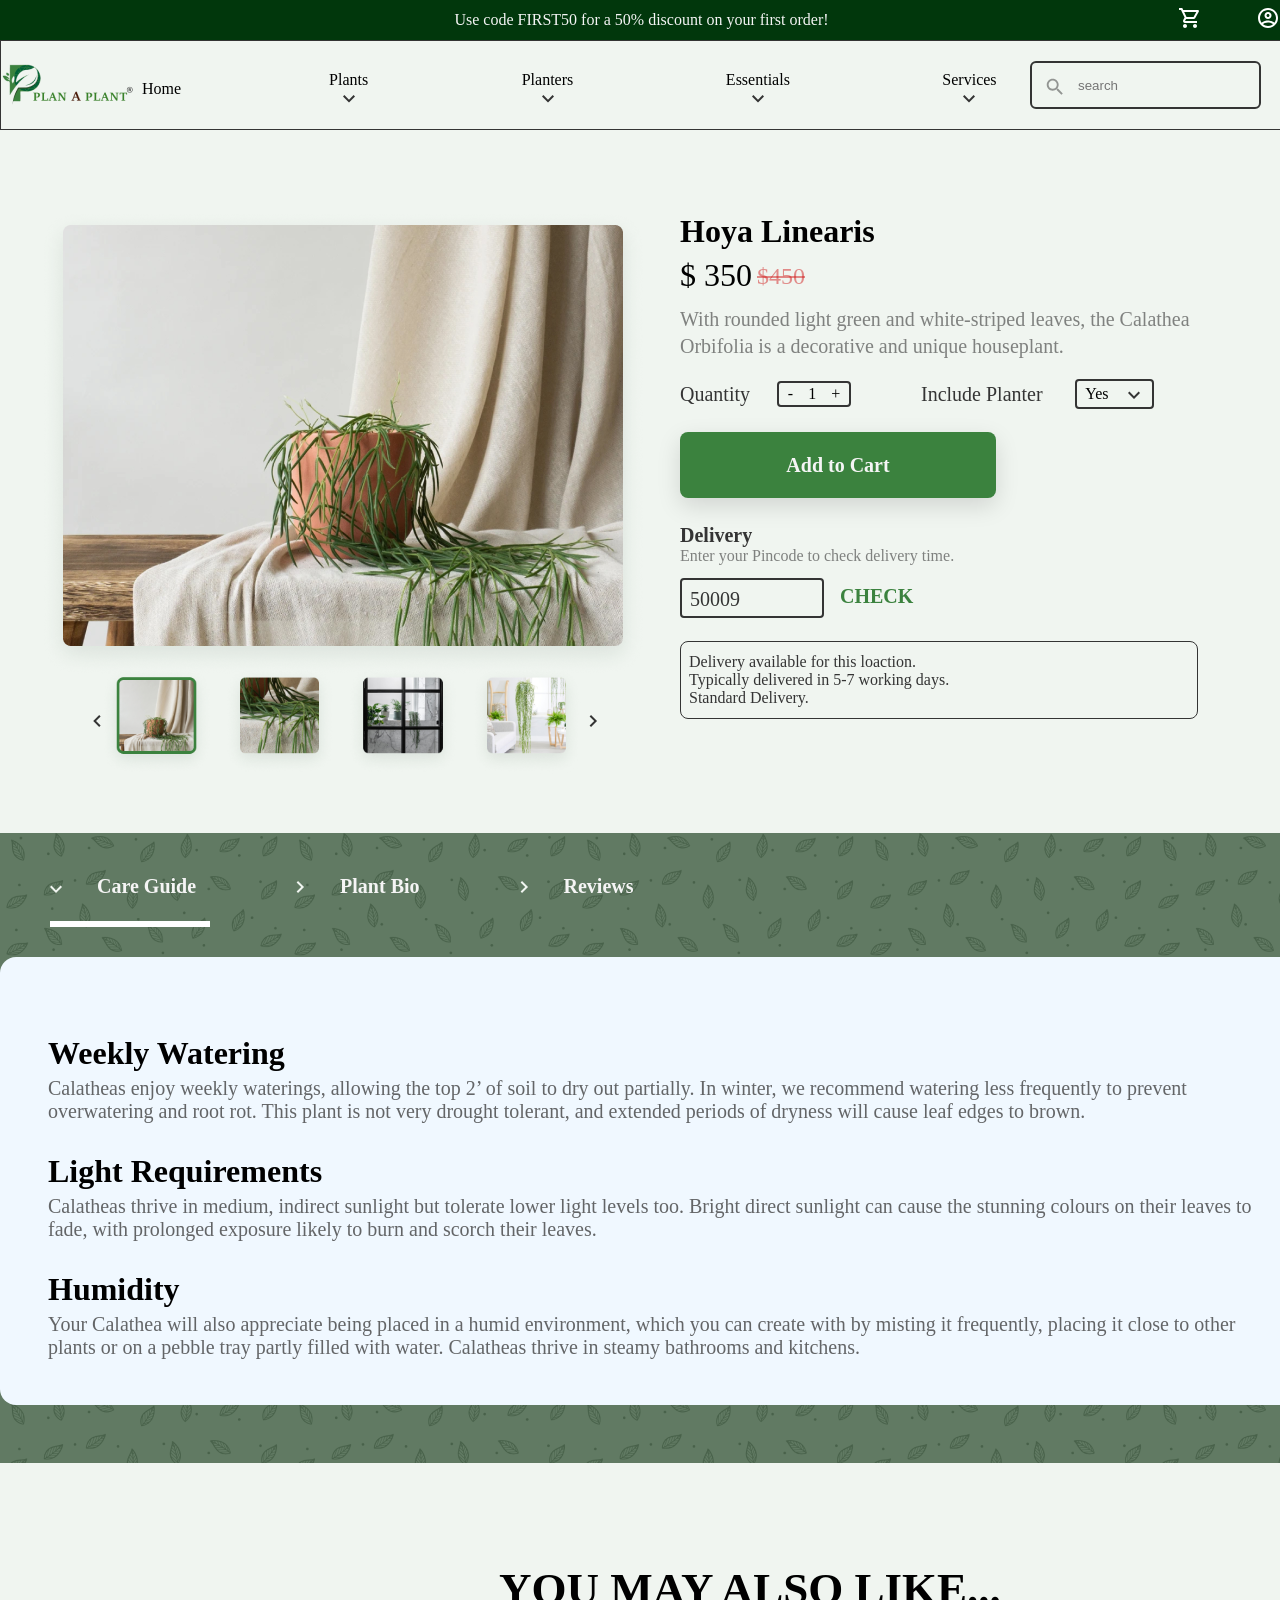
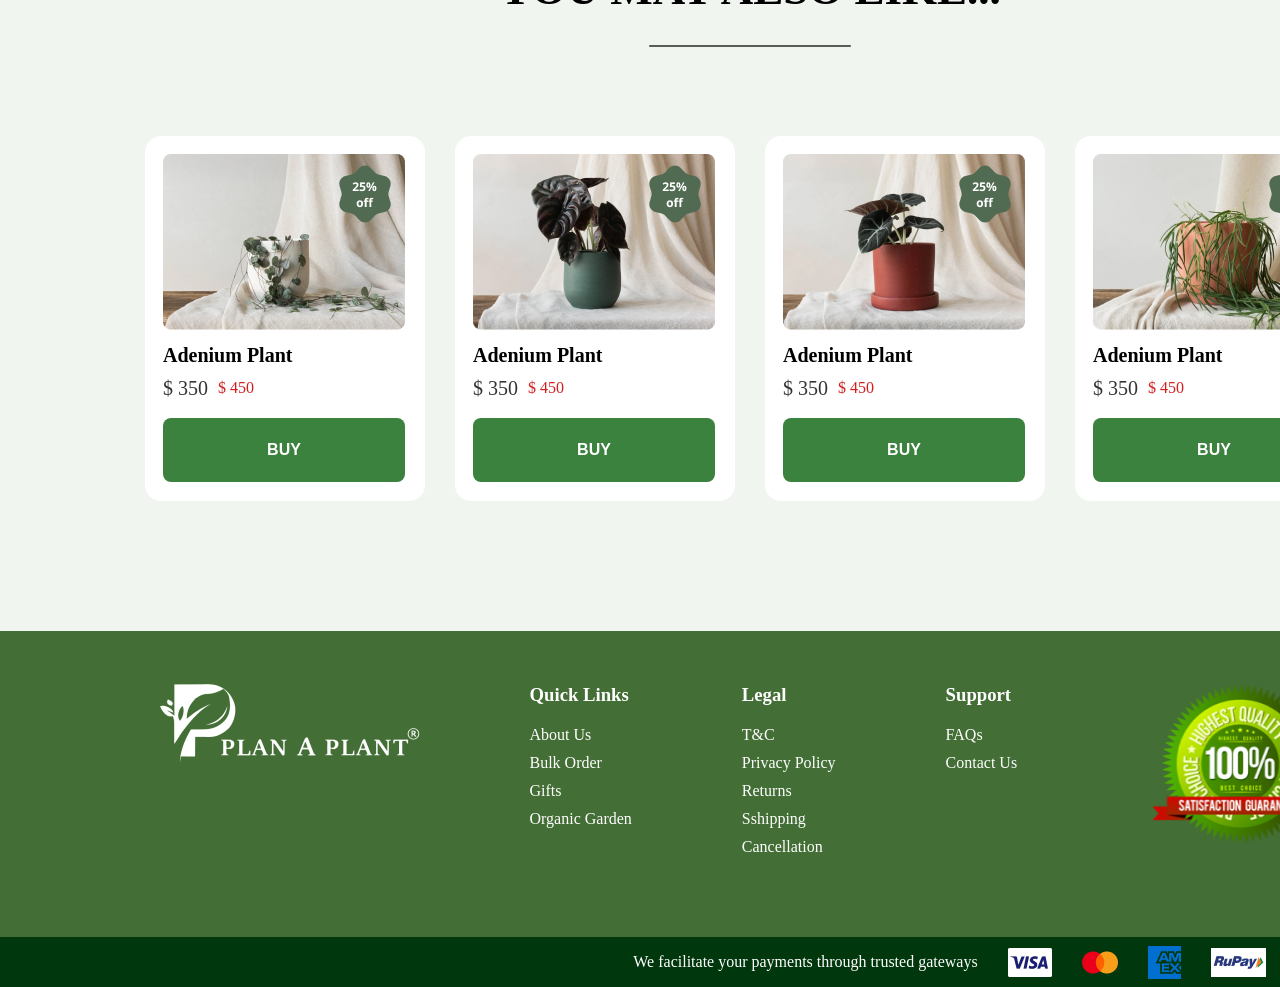
<file: index.html>
<!DOCTYPE html>
<html lang="en">

<head>
  <meta charset="UTF-8">
  <meta name="viewport" content="width=device-width, initial-scale=1.0">
  <title>Document</title>
  <link rel="stylesheet" href="Figma.css">
</head>

<body>
  <div class="mini-header">
    <div class="mini-header-content-area">
      <div class="mini-header-content-left-area"></div>
      <p class="mini-header-text">Use code FIRST50 for a 50% discount on your first order!</p>
      <div class="mini-header-content-right-area">
        <div class="shopping-cart">
          <svg xmlns="http://www.w3.org/2000/svg" width="21" height="20" viewBox="0 0 21 20" fill="none">
            <path
              d="M14.55 11C15.3 11 15.96 10.59 16.3 9.97L19.88 3.48C20.25 2.82 19.77 2 19.01 2H4.21L3.27 0H0V2H2L5.6 9.59L4.25 12.03C3.52 13.37 4.48 15 6 15H18V13H6L7.1 11H14.55ZM5.16 4H17.31L14.55 9H7.53L5.16 4ZM6 16C4.9 16 4.01 16.9 4.01 18C4.01 19.1 4.9 20 6 20C7.1 20 8 19.1 8 18C8 16.9 7.1 16 6 16ZM16 16C14.9 16 14.01 16.9 14.01 18C14.01 19.1 14.9 20 16 20C17.1 20 18 19.1 18 18C18 16.9 17.1 16 16 16Z"
              fill="white" />
          </svg>
        </div>
        <div class="account-svg">
          <svg xmlns="http://www.w3.org/2000/svg" width="24" height="24" viewBox="0 0 24 24" fill="none">
            <g clip-path="url(#clip0_2_1564)">
              <path
                d="M12 2C6.48 2 2 6.48 2 12C2 17.52 6.48 22 12 22C17.52 22 22 17.52 22 12C22 6.48 17.52 2 12 2ZM7.07 18.28C7.5 17.38 10.12 16.5 12 16.5C13.88 16.5 16.51 17.38 16.93 18.28C15.57 19.36 13.86 20 12 20C10.14 20 8.43 19.36 7.07 18.28ZM18.36 16.83C16.93 15.09 13.46 14.5 12 14.5C10.54 14.5 7.07 15.09 5.64 16.83C4.62 15.49 4 13.82 4 12C4 7.59 7.59 4 12 4C16.41 4 20 7.59 20 12C20 13.82 19.38 15.49 18.36 16.83ZM12 6C10.06 6 8.5 7.56 8.5 9.5C8.5 11.44 10.06 13 12 13C13.94 13 15.5 11.44 15.5 9.5C15.5 7.56 13.94 6 12 6ZM12 11C11.17 11 10.5 10.33 10.5 9.5C10.5 8.67 11.17 8 12 8C12.83 8 13.5 8.67 13.5 9.5C13.5 10.33 12.83 11 12 11Z"
                fill="white" />
            </g>
            <defs>
              <clipPath id="clip0_2_1564">
                <rect width="24" height="24" fill="white" />
              </clipPath>
            </defs>
          </svg>
        </div>

      </div>
    </div>
  </div>

  <!-- Navigation Bar Start -->

  <div class="navigation-menu">

    <div class="nav-logo">
      <img src="PAP Logo.png" alt="">
    </div>
    <div class="nav-menu-section">
      <div class="item-1">
        <p>Home</p>
      </div>
      <div class="item-2">
        <p>Plants <svg width="12" height="8" viewBox="0 0 12 8" fill="none" xmlns="http://www.w3.org/2000/svg">
            <path d="M10.59 0.0900879L6 4.67009L1.41 0.0900879L0 1.50009L6 7.50009L12 1.50009L10.59 0.0900879Z"
              fill="#343434" />
          </svg>
        </p>
      </div>
      <div class="item-3">
        <p>Planters <svg width="12" height="8" viewBox="0 0 12 8" fill="none" xmlns="http://www.w3.org/2000/svg">
            <path d="M10.59 0.0900879L6 4.67009L1.41 0.0900879L0 1.50009L6 7.50009L12 1.50009L10.59 0.0900879Z"
              fill="#343434" />
          </svg>
        </p>
      </div>
      <div class="item-4">
        <p>Essentials <svg width="12" height="8" viewBox="0 0 12 8" fill="none" xmlns="http://www.w3.org/2000/svg">
            <path d="M10.59 0.0900879L6 4.67009L1.41 0.0900879L0 1.50009L6 7.50009L12 1.50009L10.59 0.0900879Z"
              fill="#343434" />
          </svg>
        </p>
      </div>
      <div class="item-5">
        <p>Services <svg width="12" height="8" viewBox="0 0 12 8" fill="none" xmlns="http://www.w3.org/2000/svg">
            <path d="M10.59 0.0900879L6 4.67009L1.41 0.0900879L0 1.50009L6 7.50009L12 1.50009L10.59 0.0900879Z"
              fill="#343434" />
          </svg>
        </p>
      </div>
    </div>

    <div class="search-bar">
      <svg xmlns="http://www.w3.org/2000/svg" width="24" height="24" viewBox="0 0 24 24" fill="none">
        <g clip-path="url(#clip0_2_1546)">
          <path
            d="M15.5 14H14.71L14.43 13.73C15.41 12.59 16 11.11 16 9.5C16 5.91 13.09 3 9.5 3C5.91 3 3 5.91 3 9.5C3 13.09 5.91 16 9.5 16C11.11 16 12.59 15.41 13.73 14.43L14 14.71V15.5L19 20.49L20.49 19L15.5 14ZM9.5 14C7.01 14 5 11.99 5 9.5C5 7.01 7.01 5 9.5 5C11.99 5 14 7.01 14 9.5C14 11.99 11.99 14 9.5 14Z"
            fill="#343434" fill-opacity="0.5" />
        </g>
        <defs>
          <clipPath id="clip0_2_1546">
            <rect width="24" height="24" fill="white" />
          </clipPath>
        </defs>
      </svg>
      <input class="nav-menu-section-input" type="text" placeholder="search">
    </div>
  </div>



  <!-- Details Section  -->
  <div class="details">
    <div class="product-images">
      <div class="images"><img src="sorry-img.png" alt=""></div>
      <div class="thumbnail">
        <svg xmlns="http://www.w3.org/2000/svg" width="8" height="12" viewBox="0 0 8 12" fill="none">
          <path d="M7.61001 1.41L6.20001 0L0.200012 6L6.20001 12L7.61001 10.59L3.03001 6L7.61001 1.41Z"
            fill="#343434" />
        </svg>


        <div class="frame-img">
          <img src="sorry-2.png" alt="">
          <img class="thumbnail-small-img" src="Rectangle 62.png" alt="">
          <img class="thumbnail-small-img" src="Rectangle 64.png" alt="">
          <img class="thumbnail-small-img" src="Rectangle 65.png" alt="">
        </div>


        <svg xmlns="http://www.w3.org/2000/svg" width="9" height="12" viewBox="0 0 9 12" fill="none">
          <path d="M2.02 0L0.610001 1.41L5.19 6L0.610001 10.59L2.02 12L8.02 6L2.02 0Z" fill="#343434" />
        </svg>


      </div>
    </div>



    <div class="product-details">

      <div class="frame-82">
        <div class="frame-81">
          <div class="frame-63">
            <div class="text-div">
              <p>Hoya Linearis</p>
            </div>
            <div class="frame-62">
              <div class="frame-350-text">
                <p class="frame-350-text">$ 350</p>
                <p class="frame-450-text">$450</p>
              </div>
              <!-- <div class="frame-450-text"><p>$450</p></div> -->
            </div>
          </div>



          <div class="frame-81-text">
            <p>With rounded light green and white-striped leaves, the Calathea Orbifolia is a decorative and unique
              houseplant.</p>
          </div>



        </div>


        <div class="frame-78">


          <div class="quantity-frame">
            <p class="quantity-frame-text">Quantity</p>


            <div class="frame-69">
              <div class="frame-68">-</div>
              <p class="frame-69-text">1</p>
              <div class="frame-67">+</div>


            </div>


          </div>


          <div class="planter-choice">
            <p class="planter-choice-text">Include Planter</p>
            <div class="frame-71">
              <p class="frame-71-text">Yes <span><svg xmlns="http://www.w3.org/2000/svg" width="12" height="8"
                    viewBox="0 0 12 8" fill="none">
                    <path d="M10.59 0.590088L6 5.17009L1.41 0.590088L0 2.00009L6 8.00009L12 2.00009L10.59 0.590088Z"
                      fill="#343434" />
                  </svg></span></p>
            </div>
          </div>


        </div>


        <div class="add-to-cart-button">
          <p>Add to Cart</p>
        </div>

      </div>


      <!-- Delivery - info  -->

      <div class="delivery-info">
        <div class="frame-76">
          <p class="delivery-text">Delivery</p>
          <p class="pincode-text">Enter your Pincode to check delivery time.</p>
          <div class="pin-code">
            <div class="frame-74">
              <p>50009</p>
            </div>
            <p class="check-text">CHECK</p>
          </div>
        </div>
        <div class="delivery-check-result">
          <p class="check-result-div">Delivery available for this loaction. <br>
            Typically delivered in 5-7 working days. <br>
            Standard Delivery.</p>
        </div>
      </div>


    </div>

  </div>
  <!-- New Section  -->
  <div class="product-details-real-section">
    <div class="product-details-section-for-green-background">
      <div class="tabs">
        <ul class="tab-list">
          <li class="list-1"><span class="text-span-1"><svg xmlns="http://www.w3.org/2000/svg" width="12" height="8"
                viewBox="0 0 12 8" fill="none">
                <path d="M10.59 0.590088L6 5.17009L1.41 0.590088L0 2.00009L6 8.00009L12 2.00009L10.59 0.590088Z"
                  fill="#F0F5F0" />
              </svg></span> <span class="span-2">Care Guide</span></li>
          <li><span class="text-span"><svg xmlns="http://www.w3.org/2000/svg" width="9" height="12" viewBox="0 0 9 12"
                fill="none">
                <path d="M2.01999 0L0.609985 1.41L5.18999 6L0.609985 10.59L2.01999 12L8.01999 6L2.01999 0Z"
                  fill="#F0F5F0" />
              </svg></span> Plant Bio</li>
          <li><span class="text-span"><svg xmlns="http://www.w3.org/2000/svg" width="9" height="12" viewBox="0 0 9 12"
                fill="none">
                <path d="M2.01999 0L0.609985 1.41L5.18999 6L0.609985 10.59L2.01999 12L8.01999 6L2.01999 0Z"
                  fill="#F0F5F0" />
              </svg></span> Reviews</li>
        </ul>

      </div>
      <div class="border-bottom"></div>

      <div class="text-details-for-green">
        <div class="watering-section">
          <h1>Weekly Watering</h1>
          <p>Calatheas enjoy weekly waterings, allowing the top 2’ of soil to dry out partially. In winter, we recommend
            watering less frequently to prevent overwatering and root rot. This plant is not very drought tolerant, and
            extended periods of dryness will cause leaf edges to brown.</p>
          <h1>Light Requirements</h1>
          <p>Calatheas thrive in medium, indirect sunlight but tolerate lower light levels too. Bright direct sunlight
            can cause the stunning colours on their leaves to fade, with prolonged exposure likely to burn and scorch
            their leaves.</p>
          <h1>Humidity</h1>
          <p>Your Calathea will also appreciate being placed in a humid environment, which you can create with by
            misting it frequently, placing it close to other plants or on a pebble tray partly filled with water.
            Calatheas thrive in steamy bathrooms and kitchens.</p>

        </div>
      </div>
    </div>






  </div>
  <!-- You may also like section  -->
  <!-- Section Hot Sale  -->
  <div class="hot-sale-section">
    <div class="frame-42">
      <p>YOU MAY ALSO LIKE...</p>
      <div class="vector-for-hot"><svg xmlns="http://www.w3.org/2000/svg" width="202" height="2" viewBox="0 0 202 2"
          fill="none">
          <path d="M1 1H201" stroke="#343434" stroke-opacity="0.8" stroke-width="2" stroke-linecap="round" />
        </svg></div>

    </div>
    <div class="frame-66">
      <div class="card-1">
        <div class="inline-card-css">
          <img src="first-img.png" alt="">
          <p class="card-name-text">Adenium Plant</p>
          <div class="price-card-tag">
            <p class="card-350-price">$ 350</p>
            <p class="card-450-price-tag">$ 450</p>
          </div>
          <button class="price-tag-button">BUY</button>

        </div>
      </div>
      <!-- check  -->
      <div class="card-1">
        <div class="inline-card-css">
          <img src="Frame 65 (1).png" alt="">
          <p class="card-name-text">Adenium Plant</p>
          <div class="price-card-tag">
            <p class="card-350-price">$ 350</p>
            <p class="card-450-price-tag">$ 450</p>
          </div>
          <button class="price-tag-button">BUY</button>

        </div>
      </div>
      <!-- check  -->
      <div class="card-1">
        <div class="inline-card-css">
          <img src="Frame 65 (2).png" alt="">
          <p class="card-name-text">Adenium Plant</p>
          <div class="price-card-tag">
            <p class="card-350-price">$ 350</p>
            <p class="card-450-price-tag">$ 450</p>
          </div>
          <button class="price-tag-button">BUY</button>

        </div>
      </div>
      <!-- check  -->
      <div class="card-1">
        <div class="inline-card-css">
          <img src="Frame 65.png" alt="">
          <p class="card-name-text">Adenium Plant</p>
          <div class="price-card-tag">
            <p class="card-350-price">$ 350</p>
            <p class="card-450-price-tag">$ 450</p>
          </div>
          <button class="price-tag-button">BUY</button>

        </div>
      </div>

    </div>


  </div>


  <!-- New footer -section Start -->

  <div class="footer-main-div">
    <div class="frame-53">


      <div class="frame-49">
        <img src="PAP Logo 1.png" alt="">
        <div class="quick-links-section">
          <h3 class="heading-of-footer">Quick Links</h3>
          <ul class="ul-of-footer">
            <li>About Us</li>
            <li>Bulk Order</li>
            <li>Gifts</li>
            <li>Organic Garden</li>
          </ul>
        </div>

        <!-- legal-section  -->
        <div class="legal-section">
          <h3 class="heading-of-footer">Legal</h3>
          <ul class="ul-of-footer">
            <li>T&C</li>
            <li>Privacy Policy</li>
            <li>Returns</li>
            <li>Sshipping</li>
            <li>Cancellation</li>
          </ul>
        </div>

        <!-- support-section  -->
        <div class="support">
          <h3 class="heading-of-footer">Support</h3>
          <ul class="ul-of-footer">
            <li>FAQs</li>
            <li>Contact Us</li>
          </ul>
        </div>
      </div>

      <img class="img-2-footer" src="guarantee-67f520834c55138d69972011489ea5587ba4fa9d7a0f7b9b9ed8280d81a11154 1.png" alt="">
      <div class="links-section-fb-insta">
        <p class="links-text">© 2021 Plan A Plant
          All Rights Reserved</p>
          <div class="links-img">
          <img src="Facebook.png" alt="">
          <img  src="Twitter.png" alt="">
          <img class="insta-logo" src="insta logo.png" alt="">
          </div>
      </div>


    </div>
  </div>
  <!-- last-footer-area  -->
  <div class="last-footer-area">
    <p>We facilitate your payments through trusted gateways</p>
    <img src="Group.png" alt="">
    <img src="Group (1).png" alt="">
    <img src="Vector.png" alt="">
    <img src="Layer 2.png" alt="">

  </div>









</body>

</html>
</file>
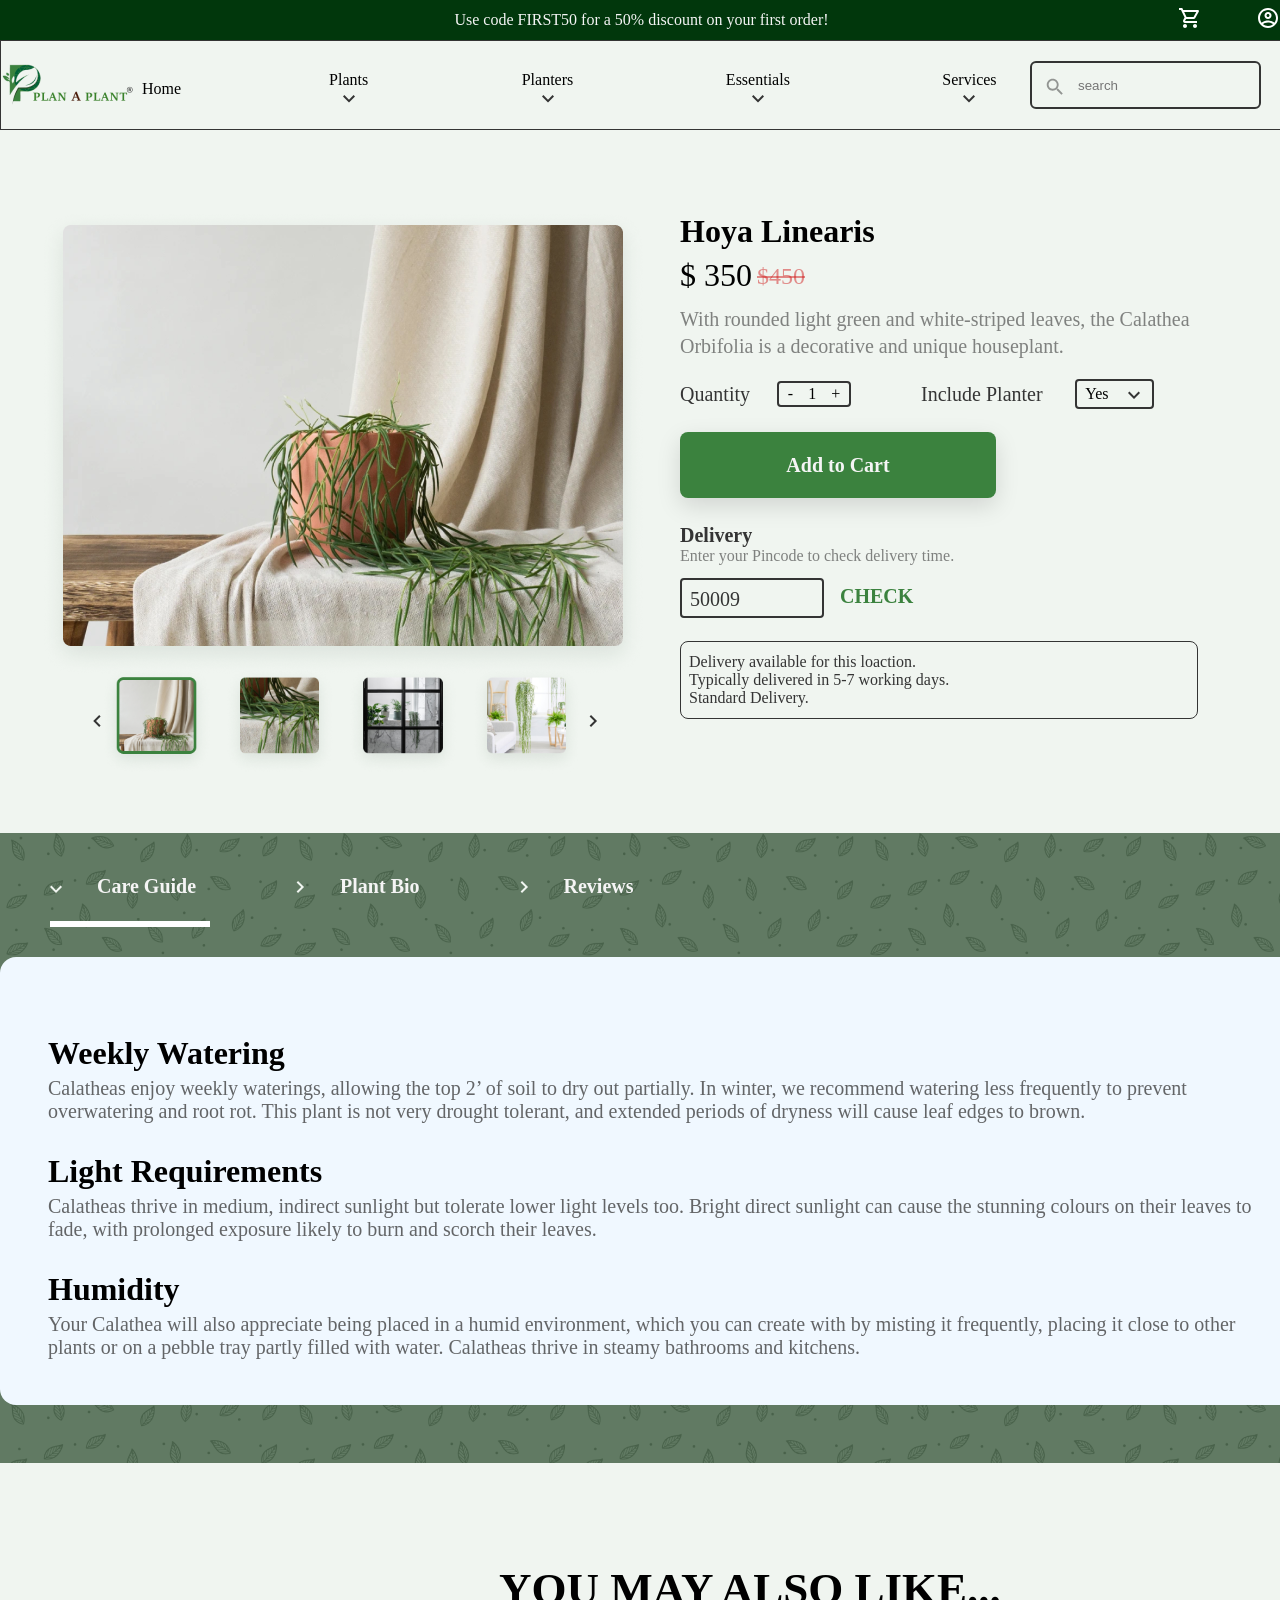
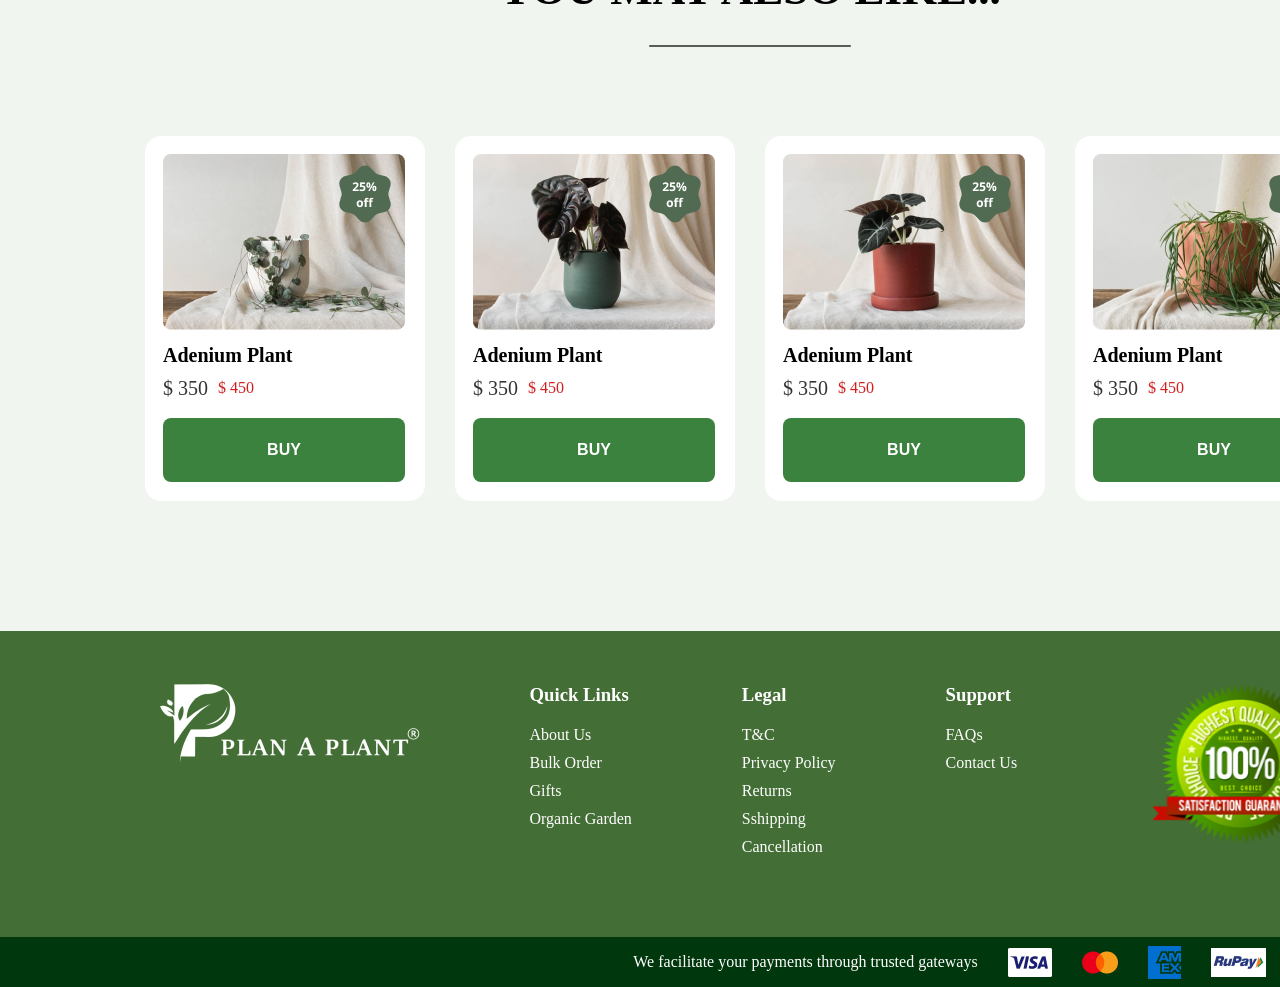
<file: Figma.html>
<!DOCTYPE html>
<html lang="en">

<head>
  <meta charset="UTF-8">
  <meta name="viewport" content="width=device-width, initial-scale=1.0">
  <title>Document</title>
  <link rel="stylesheet" href="Figma.css">
</head>

<body>
  <div class="mini-header">
    <div class="mini-header-content-area">
      <div class="mini-header-content-left-area"></div>
      <p class="mini-header-text">Use code FIRST50 for a 50% discount on your first order!</p>
      <div class="mini-header-content-right-area">
        <div class="shopping-cart">
          <svg xmlns="http://www.w3.org/2000/svg" width="21" height="20" viewBox="0 0 21 20" fill="none">
            <path
              d="M14.55 11C15.3 11 15.96 10.59 16.3 9.97L19.88 3.48C20.25 2.82 19.77 2 19.01 2H4.21L3.27 0H0V2H2L5.6 9.59L4.25 12.03C3.52 13.37 4.48 15 6 15H18V13H6L7.1 11H14.55ZM5.16 4H17.31L14.55 9H7.53L5.16 4ZM6 16C4.9 16 4.01 16.9 4.01 18C4.01 19.1 4.9 20 6 20C7.1 20 8 19.1 8 18C8 16.9 7.1 16 6 16ZM16 16C14.9 16 14.01 16.9 14.01 18C14.01 19.1 14.9 20 16 20C17.1 20 18 19.1 18 18C18 16.9 17.1 16 16 16Z"
              fill="white" />
          </svg>
        </div>
        <div class="account-svg">
          <svg xmlns="http://www.w3.org/2000/svg" width="24" height="24" viewBox="0 0 24 24" fill="none">
            <g clip-path="url(#clip0_2_1564)">
              <path
                d="M12 2C6.48 2 2 6.48 2 12C2 17.52 6.48 22 12 22C17.52 22 22 17.52 22 12C22 6.48 17.52 2 12 2ZM7.07 18.28C7.5 17.38 10.12 16.5 12 16.5C13.88 16.5 16.51 17.38 16.93 18.28C15.57 19.36 13.86 20 12 20C10.14 20 8.43 19.36 7.07 18.28ZM18.36 16.83C16.93 15.09 13.46 14.5 12 14.5C10.54 14.5 7.07 15.09 5.64 16.83C4.62 15.49 4 13.82 4 12C4 7.59 7.59 4 12 4C16.41 4 20 7.59 20 12C20 13.82 19.38 15.49 18.36 16.83ZM12 6C10.06 6 8.5 7.56 8.5 9.5C8.5 11.44 10.06 13 12 13C13.94 13 15.5 11.44 15.5 9.5C15.5 7.56 13.94 6 12 6ZM12 11C11.17 11 10.5 10.33 10.5 9.5C10.5 8.67 11.17 8 12 8C12.83 8 13.5 8.67 13.5 9.5C13.5 10.33 12.83 11 12 11Z"
                fill="white" />
            </g>
            <defs>
              <clipPath id="clip0_2_1564">
                <rect width="24" height="24" fill="white" />
              </clipPath>
            </defs>
          </svg>
        </div>

      </div>
    </div>
  </div>

  <!-- Navigation Bar Start -->

  <div class="navigation-menu">

    <div class="nav-logo">
      <img src="PAP Logo.png" alt="">
    </div>
    <div class="nav-menu-section">
      <div class="item-1">
        <p>Home</p>
      </div>
      <div class="item-2">
        <p>Plants <svg width="12" height="8" viewBox="0 0 12 8" fill="none" xmlns="http://www.w3.org/2000/svg">
            <path d="M10.59 0.0900879L6 4.67009L1.41 0.0900879L0 1.50009L6 7.50009L12 1.50009L10.59 0.0900879Z"
              fill="#343434" />
          </svg>
        </p>
      </div>
      <div class="item-3">
        <p>Planters <svg width="12" height="8" viewBox="0 0 12 8" fill="none" xmlns="http://www.w3.org/2000/svg">
            <path d="M10.59 0.0900879L6 4.67009L1.41 0.0900879L0 1.50009L6 7.50009L12 1.50009L10.59 0.0900879Z"
              fill="#343434" />
          </svg>
        </p>
      </div>
      <div class="item-4">
        <p>Essentials <svg width="12" height="8" viewBox="0 0 12 8" fill="none" xmlns="http://www.w3.org/2000/svg">
            <path d="M10.59 0.0900879L6 4.67009L1.41 0.0900879L0 1.50009L6 7.50009L12 1.50009L10.59 0.0900879Z"
              fill="#343434" />
          </svg>
        </p>
      </div>
      <div class="item-5">
        <p>Services <svg width="12" height="8" viewBox="0 0 12 8" fill="none" xmlns="http://www.w3.org/2000/svg">
            <path d="M10.59 0.0900879L6 4.67009L1.41 0.0900879L0 1.50009L6 7.50009L12 1.50009L10.59 0.0900879Z"
              fill="#343434" />
          </svg>
        </p>
      </div>
    </div>

    <div class="search-bar">
      <svg xmlns="http://www.w3.org/2000/svg" width="24" height="24" viewBox="0 0 24 24" fill="none">
        <g clip-path="url(#clip0_2_1546)">
          <path
            d="M15.5 14H14.71L14.43 13.73C15.41 12.59 16 11.11 16 9.5C16 5.91 13.09 3 9.5 3C5.91 3 3 5.91 3 9.5C3 13.09 5.91 16 9.5 16C11.11 16 12.59 15.41 13.73 14.43L14 14.71V15.5L19 20.49L20.49 19L15.5 14ZM9.5 14C7.01 14 5 11.99 5 9.5C5 7.01 7.01 5 9.5 5C11.99 5 14 7.01 14 9.5C14 11.99 11.99 14 9.5 14Z"
            fill="#343434" fill-opacity="0.5" />
        </g>
        <defs>
          <clipPath id="clip0_2_1546">
            <rect width="24" height="24" fill="white" />
          </clipPath>
        </defs>
      </svg>
      <input class="nav-menu-section-input" type="text" placeholder="search">
    </div>
  </div>



  <!-- Details Section  -->
  <div class="details">
    <div class="product-images">
      <div class="images"><img src="sorry-img.png" alt=""></div>
      <div class="thumbnail">
        <svg xmlns="http://www.w3.org/2000/svg" width="8" height="12" viewBox="0 0 8 12" fill="none">
          <path d="M7.61001 1.41L6.20001 0L0.200012 6L6.20001 12L7.61001 10.59L3.03001 6L7.61001 1.41Z"
            fill="#343434" />
        </svg>


        <div class="frame-img">
          <img src="sorry-2.png" alt="">
          <img class="thumbnail-small-img" src="Rectangle 62.png" alt="">
          <img class="thumbnail-small-img" src="Rectangle 64.png" alt="">
          <img class="thumbnail-small-img" src="Rectangle 65.png" alt="">
        </div>


        <svg xmlns="http://www.w3.org/2000/svg" width="9" height="12" viewBox="0 0 9 12" fill="none">
          <path d="M2.02 0L0.610001 1.41L5.19 6L0.610001 10.59L2.02 12L8.02 6L2.02 0Z" fill="#343434" />
        </svg>


      </div>
    </div>



    <div class="product-details">

      <div class="frame-82">
        <div class="frame-81">
          <div class="frame-63">
            <div class="text-div">
              <p>Hoya Linearis</p>
            </div>
            <div class="frame-62">
              <div class="frame-350-text">
                <p class="frame-350-text">$ 350</p>
                <p class="frame-450-text">$450</p>
              </div>
              <!-- <div class="frame-450-text"><p>$450</p></div> -->
            </div>
          </div>



          <div class="frame-81-text">
            <p>With rounded light green and white-striped leaves, the Calathea Orbifolia is a decorative and unique
              houseplant.</p>
          </div>



        </div>


        <div class="frame-78">


          <div class="quantity-frame">
            <p class="quantity-frame-text">Quantity</p>


            <div class="frame-69">
              <div class="frame-68">-</div>
              <p class="frame-69-text">1</p>
              <div class="frame-67">+</div>


            </div>


          </div>


          <div class="planter-choice">
            <p class="planter-choice-text">Include Planter</p>
            <div class="frame-71">
              <p class="frame-71-text">Yes <span><svg xmlns="http://www.w3.org/2000/svg" width="12" height="8"
                    viewBox="0 0 12 8" fill="none">
                    <path d="M10.59 0.590088L6 5.17009L1.41 0.590088L0 2.00009L6 8.00009L12 2.00009L10.59 0.590088Z"
                      fill="#343434" />
                  </svg></span></p>
            </div>
          </div>


        </div>


        <div class="add-to-cart-button">
          <p>Add to Cart</p>
        </div>

      </div>


      <!-- Delivery - info  -->

      <div class="delivery-info">
        <div class="frame-76">
          <p class="delivery-text">Delivery</p>
          <p class="pincode-text">Enter your Pincode to check delivery time.</p>
          <div class="pin-code">
            <div class="frame-74">
              <p>50009</p>
            </div>
            <p class="check-text">CHECK</p>
          </div>
        </div>
        <div class="delivery-check-result">
          <p class="check-result-div">Delivery available for this loaction. <br>
            Typically delivered in 5-7 working days. <br>
            Standard Delivery.</p>
        </div>
      </div>


    </div>

  </div>
  <!-- New Section  -->
  <div class="product-details-real-section">
    <div class="product-details-section-for-green-background">
      <div class="tabs">
        <ul class="tab-list">
          <li class="list-1"><span class="text-span-1"><svg xmlns="http://www.w3.org/2000/svg" width="12" height="8"
                viewBox="0 0 12 8" fill="none">
                <path d="M10.59 0.590088L6 5.17009L1.41 0.590088L0 2.00009L6 8.00009L12 2.00009L10.59 0.590088Z"
                  fill="#F0F5F0" />
              </svg></span> <span class="span-2">Care Guide</span></li>
          <li><span class="text-span"><svg xmlns="http://www.w3.org/2000/svg" width="9" height="12" viewBox="0 0 9 12"
                fill="none">
                <path d="M2.01999 0L0.609985 1.41L5.18999 6L0.609985 10.59L2.01999 12L8.01999 6L2.01999 0Z"
                  fill="#F0F5F0" />
              </svg></span> Plant Bio</li>
          <li><span class="text-span"><svg xmlns="http://www.w3.org/2000/svg" width="9" height="12" viewBox="0 0 9 12"
                fill="none">
                <path d="M2.01999 0L0.609985 1.41L5.18999 6L0.609985 10.59L2.01999 12L8.01999 6L2.01999 0Z"
                  fill="#F0F5F0" />
              </svg></span> Reviews</li>
        </ul>

      </div>
      <div class="border-bottom"></div>

      <div class="text-details-for-green">
        <div class="watering-section">
          <h1>Weekly Watering</h1>
          <p>Calatheas enjoy weekly waterings, allowing the top 2’ of soil to dry out partially. In winter, we recommend
            watering less frequently to prevent overwatering and root rot. This plant is not very drought tolerant, and
            extended periods of dryness will cause leaf edges to brown.</p>
          <h1>Light Requirements</h1>
          <p>Calatheas thrive in medium, indirect sunlight but tolerate lower light levels too. Bright direct sunlight
            can cause the stunning colours on their leaves to fade, with prolonged exposure likely to burn and scorch
            their leaves.</p>
          <h1>Humidity</h1>
          <p>Your Calathea will also appreciate being placed in a humid environment, which you can create with by
            misting it frequently, placing it close to other plants or on a pebble tray partly filled with water.
            Calatheas thrive in steamy bathrooms and kitchens.</p>

        </div>
      </div>
    </div>






  </div>
  <!-- You may also like section  -->
  <!-- Section Hot Sale  -->
  <div class="hot-sale-section">
    <div class="frame-42">
      <p>YOU MAY ALSO LIKE...</p>
      <div class="vector-for-hot"><svg xmlns="http://www.w3.org/2000/svg" width="202" height="2" viewBox="0 0 202 2"
          fill="none">
          <path d="M1 1H201" stroke="#343434" stroke-opacity="0.8" stroke-width="2" stroke-linecap="round" />
        </svg></div>

    </div>
    <div class="frame-66">
      <div class="card-1">
        <div class="inline-card-css">
          <img src="first-img.png" alt="">
          <p class="card-name-text">Adenium Plant</p>
          <div class="price-card-tag">
            <p class="card-350-price">$ 350</p>
            <p class="card-450-price-tag">$ 450</p>
          </div>
          <button class="price-tag-button">BUY</button>

        </div>
      </div>
      <!-- check  -->
      <div class="card-1">
        <div class="inline-card-css">
          <img src="Frame 65 (1).png" alt="">
          <p class="card-name-text">Adenium Plant</p>
          <div class="price-card-tag">
            <p class="card-350-price">$ 350</p>
            <p class="card-450-price-tag">$ 450</p>
          </div>
          <button class="price-tag-button">BUY</button>

        </div>
      </div>
      <!-- check  -->
      <div class="card-1">
        <div class="inline-card-css">
          <img src="Frame 65 (2).png" alt="">
          <p class="card-name-text">Adenium Plant</p>
          <div class="price-card-tag">
            <p class="card-350-price">$ 350</p>
            <p class="card-450-price-tag">$ 450</p>
          </div>
          <button class="price-tag-button">BUY</button>

        </div>
      </div>
      <!-- check  -->
      <div class="card-1">
        <div class="inline-card-css">
          <img src="Frame 65.png" alt="">
          <p class="card-name-text">Adenium Plant</p>
          <div class="price-card-tag">
            <p class="card-350-price">$ 350</p>
            <p class="card-450-price-tag">$ 450</p>
          </div>
          <button class="price-tag-button">BUY</button>

        </div>
      </div>

    </div>


  </div>


  <!-- New footer -section Start -->

  <div class="footer-main-div">
    <div class="frame-53">


      <div class="frame-49">
        <img src="PAP Logo 1.png" alt="">
        <div class="quick-links-section">
          <h3 class="heading-of-footer">Quick Links</h3>
          <ul class="ul-of-footer">
            <li>About Us</li>
            <li>Bulk Order</li>
            <li>Gifts</li>
            <li>Organic Garden</li>
          </ul>
        </div>

        <!-- legal-section  -->
        <div class="legal-section">
          <h3 class="heading-of-footer">Legal</h3>
          <ul class="ul-of-footer">
            <li>T&C</li>
            <li>Privacy Policy</li>
            <li>Returns</li>
            <li>Sshipping</li>
            <li>Cancellation</li>
          </ul>
        </div>

        <!-- support-section  -->
        <div class="support">
          <h3 class="heading-of-footer">Support</h3>
          <ul class="ul-of-footer">
            <li>FAQs</li>
            <li>Contact Us</li>
          </ul>
        </div>
      </div>

      <img class="img-2-footer" src="guarantee-67f520834c55138d69972011489ea5587ba4fa9d7a0f7b9b9ed8280d81a11154 1.png" alt="">
      <div class="links-section-fb-insta">
        <p class="links-text">© 2021 Plan A Plant
          All Rights Reserved</p>
          <div class="links-img">
          <img src="Facebook.png" alt="">
          <img  src="Twitter.png" alt="">
          <img class="insta-logo" src="insta logo.png" alt="">
          </div>
      </div>


    </div>
  </div>
  <!-- last-footer-area  -->
  <div class="last-footer-area">
    <p>We facilitate your payments through trusted gateways</p>
    <img src="Group.png" alt="">
    <img src="Group (1).png" alt="">
    <img src="Vector.png" alt="">
    <img src="Layer 2.png" alt="">

  </div>









</body>

</html>
</file>
<file: Figma.css>
* {
    margin: 0;
    padding: 0;


   
}
body {
    background: #F0F5F0;
}

.mini-header {
    width: 100vw;
    height: 40px;
    padding: 0px, 120px;
    background: #01370C;
    display: flex;
    align-items: center;
    color: whitesmoke;

}

.mini-header-content-area {
    display: flex;
    align-items: center;
    justify-content: space-between;
    width: 1800px;
    height: 40px;

}

.mini-header-content-left-area {
    width: 104px;
    height: 32px;
}

.mini-header-text {
    width: 968px;
    height: 22px;
    font-family: Open Sans;
    font-weight: 400;
    font-size: 16px;
    line-height: 21.79px;
    text-align: center;
}

.mini-header-content-right-area {
    display: flex;
    align-items: center;
    gap: 56px;
}

/*Navigation Bar Start  */
.navigation-menu {
    display: flex;
    text-align: center;
    justify-content: space-around;
    width: 100vw;
    height: 88px;
    border: 1px solid #343434;
    padding: 12px, 120px;


}

.nav-logo {
    width: 133px;
    /* height: 51px; */
    display: flex;
    align-items: center;

}

.nav-menu-section {
    display: flex;
    align-items: center;
    justify-content: center;
    width: 880px;
    height: 80px;
    padding: 8px;
    gap: 142px;
}

.nav-menu-section-input {
    border: 0px;
    background-color: #F0F5F0;
}

.search-bar {
    margin: 20px;
    display: flex;
    text-align: center;
    justify-content: center;
    width: 203px;
    height: 20px;
    border-radius: 6px;
    border: 2px solid #343434;
    padding: 12px;
    gap: 12px;
}

/* Details Section Start */
.details {
    margin-left: 0px;
    margin-right: 0px;
    display: flex;
    align-items: center;
    width: 1200px;
    margin-top: 80px;
    margin-left: auto;
    margin-right: auto;
    gap: 80px;

}

.product-images {
    width: 560px;
    height: 553px;
    gap: 24px;
}

.thumbnail {
    display: flex;
    align-items: center;
    justify-content: center;
    width: 610px;
    height: 80px;
    gap: 0px;
}

.frame-img {
    display: flex;
    gap: 37px;
    width: 488px;
    height: 108px;

}

.thumbnail-small-img {
    margin-left: -25px;
}

/* Product-details */
.product-details {
    width: 560px;
    height: 553px;
    gap: 40px;

}

.frame-82 {
    width: 560px;
    height: 314px;
    gap: 24px;
}

.frame-81 {
    width: 560px;
    height: 166px;
    gap: 16px;
}

.frame-63 {
    width: 486px;
    height: 96px;
    padding: 0px 8px 0px 0px;
    gap: 8px;
}

.text-div p {
    width: 478px;
    height: 44px;
    font-family: Open Sans;
    font-weight: 700;
    font-size: 32px;
    line-height: 43.58px;
}

.frame-62 {
    width: 478px;
    height: 44px;
    gap: 8px;
    display: flex;
    align-items: center;
}

.frame-350-text {
    display: flex;
    align-items: center;
    width: 125px;
    height: 44px;
    font-family: Open Sans;
    font-weight: 400;
    font-size: 32px;
    line-height: 43.58px;


}

.frame-450-text {
    display: flex;
    align-items: center;
    width: 62px;
    height: 33px;
    font-family: Open Sans;
    font-weight: 300;
    font-size: 24px;
    line-height: 32.68px;
    color: #D11F1F80;
    text-decoration: line-through;

}

.frame-81-text {
    color: #34343499;
    width: 560px;
    height: 54px;
    font-family: Open Sans;
    font-weight: 400;
    font-size: 20px;
    line-height: 27.24px;
}

.frame-78 {
    display: flex;
    width: 170px;
    height: 36px;
    gap: 70px;
}

.quantity-frame {
    display: flex;
    align-items: center;
    width: 183px;
    height: 36px;
    gap: 16px;
}

.quantity-frame-text {
    color: #343434;
    width: 81px;
    height: 27px;
    font-weight: 400;
    font-family: Open Sans;
    font-size: 20px;
    line-height: 27.24px;
}

.frame-69 {
    display: flex;
    align-items: center;
    justify-content: center;
    gap: 15px;
    width: 70px;
    height: 22px;
    border-radius: 4px;
    border: 2px solid #343434;
}

.planter-choice {
    display: flex;
    align-items: center;
    width: 233px;
    height: 36px;
    gap: 16px;
}

.planter-choice-text {
    width: 141px;
    height: 27px;
    color: #343434;
    font-family: Open Sans;
    font-weight: 400;
    font-size: 20px;
    line-height: 27.24px;
}

.frame-71 {
    display: flex;
    align-items: center;
    width: 60px;
    height: 18px;
    border: 2px solid #343434;
    border-radius: 4px;
    padding: 4px 8px;
    gap: 4px;
}

.frame-71-text {
    display: flex;
    align-items: center;
    gap: 20px;
}

.add-to-cart-button {
    color: whitesmoke;
    display: flex;
    align-items: center;
    justify-content: center;
    margin-top: 20px;
    width: 300px;
    height: 50px;
    padding: 8px;
    font-family: Open Sans;
    font-weight: 700;
    font-size: 20px;
    gap: 10px;
    border-radius: 8px;
    background: #3B823E;
    box-shadow: 0px 8px 23px 0px rgba(0, 0, 0, 0.13);
}

/* Delivery-info */
.delivery-info{
    width: 560px;
    height: 199px;
    gap: 20px;
}
.frame-76{
        width: 313px;
        height: 97px;
        gap: 12px;
}
.delivery-text {
    font-family: Open Sans ;
    font-size: 20px;
    font-weight: 600;
    color: #343434;
}
.pincode-text {
    font-size: 16px;
    font-family: Open Sans;
    font-weight: 400;
    color: #34343499;
}
.pin-code{
    display: flex;
    align-items: center;
    width: 225px;
    height: 36px;
    gap: 16px;
}
.frame-74 {
    margin-top: 30px;
    width: 130px;
    height: 20px;
    border: 2px solid #343434;
    border-radius: 4px;
    padding: 8px;
    gap: 10px;
    font-weight: 400;
    font-size: 20px;
    color: #343434;
}
.check-text {
    display: flex;
    align-items: center;
    width: 65px;
    height: 27px;
    font-family: Open Sans ;
    font-weight: 600;
    font-size: 20px;
    margin-top: 26px;
    color: #3B823E;
}
.delivery-check-result {
    display: flex;
    align-items: center;
    color: #343434;
    margin-top: 20px;
    width: 500px;
    height: 60px;
    border: 1px solid #343434;
    border-radius: 8px;
    padding: 8px;
    gap: 10px;
}
.delivery-check-result p {
    color: #343434;
}

/* New Section  */

.product-details-real-section {
    display: block;
    background-image: url(Background.png);
    background-color: #506B52;
    width: 100vw;
    height: 630px;
    margin-top: 70px;
    margin-left: auto;
    margin-right: auto;
}
.product-details-section-for-green-background{
    width: 1300px;
    height: 463px;
    margin-left: auto;
    margin-right: auto;
}
.tabs {
    display: flex;
    align-items: center;
    width: 1200px;
    height: 67px;
    margin-left: auto;
    margin-right: auto;
    margin-top: 60px;
    
}
.tab-list {
    display: flex;
    align-items: center;
    list-style: none;
    color: whitesmoke;
    gap: 100px;
    font-family: Open Sans;
    font-size: 20px;
    font-weight: 600;
    margin-top: 40px;
}


.text-span-1 {
    margin-right: 30px;
}
.text-span {
    margin-right: 30px;
}
.border-bottom {
    border-bottom: 6px solid white;
    height: 6px;
    width: 160px;
    margin-left: 50px;
    margin-top: 15px;
}
.watering-section {
    padding: 24px;

}
.watering-section h1 {
    margin-top: 30px;
}
.text-details-for-green {
    display: flex;
    width: 1252px;
    height: 400px;
    margin-top: 30px;
    border-radius: 16px;
    padding: 24px;
    background-color: aliceblue;
}
.text-details-for-green p {
    margin-top: 5px;
    font-weight: 300;
    font-size: 20px;
    color: #343434BF;
}
 /* Section-hot-sale-start  */
 .hot-sale-section {
    display: block;
    margin-left: auto;
    margin-right: auto;
    width: 1500px;
    margin-top: 100px;
    height: 668px;
    /* border: 2px solid black; */
 }
.frame-42 {
    display: block;
    width: 502px;
    height: 70px;
    font-family: Unna;
    font-weight: 700;
    font-size: 45px;
    gap: 15px;
    align-items: center;
    justify-content: center;
    margin-left: auto;
    margin-right: auto;
}
.vector-for-hot {
    display: flex;
    align-items: center;
    justify-content: center;
    margin-top: 30px;
}
.frame-66 {
    display: flex;
    align-items: center;
    justify-content: center;
    gap: 30px;
    width: 1500px;
    height: 370px;
    /* border: 1px solid black; */
    margin-top: 100px;
}

/* Card-css */
.inline-card-css{
    display: block;
    align-items: center;
    padding: 18px;
}
.card-1 {
    display: block;
    align-items:center;
    justify-content: center;
    background-color: #FFFFFF;
    width: 280px;
    height: 365px;
    color: black;
    border-radius: 16px;
    /* box-shadow: 2px 2px 3px black; */
}
.card-name-text {
    font-weight: 700;
    font-size: 20px;
    margin-top: 10px;

}
.price-card-tag {
    display: flex;
    align-items: center;
    gap: 10px;
    margin-top: 10px;
}
.card-350-price {
    font-weight: 400;
    font-size: 20px;
    color: #343434;
}
.card-450-price-tag {
    font-weight: 300;
    font-size: 16px;
    color: #D11F1F;
}
.price-tag-button {
    color: white;
    font-weight: 700;
    font-size: 16px;
    width: 242px;
    height: 64px;
    border-radius: 8px;
    padding: 8px;
    margin-top: 18px;
    background-color: #3B823E;
    border: none;

}

/* new -footer-setion */
.footer-main-div {
    display: flex;
    align-items: center;
    width: 1899px;
    height: 306px;
    justify-content: center;
    background-color: #436E35;
}
.frame-53 {
    display: flex;
    width: 1580px;
    height: 200px;
    justify-content: space-between;
    background-color: #436E35;

}
.frame-49 {
    display: flex;
    width: 900px;
    height: 225px;
    gap: 110px;
}
.frame-49 img {
    width: 260px;
    height: 78px;
}

.ul-of-footer {
    list-style: none;
    margin-top: 20px;

}
.frame-49 li {
    color: white;
    margin-top: 10px;

}
.img-2-footer {
    width: 178px;
    height: 160px;
}
.links-section-fb-insta {
    display: block;
    width: 320px;
    height: 160px;
    
    
}
.insta-logo {
    background-color: #01370C;
    width: 35px;
    height: 35px;
    padding: 8px;
    border-radius: 47px;
}
.links-text {
    width: 136px;
    margin-left: 90px;
}
.heading-of-footer {
    color: white;
}
.links-img {
    width: 180px;
    height: 60px;
    display: flex;
    align-items: center;
    justify-content: space-between;
    margin-top: 60px;
    gap:10px;
}
/* last-footer-area  */
.last-footer-area {
    width: 1899px;
    height: 50px;
    background-color: #01370C;
    color: white;
    font-weight: lighter;
    display: flex;
    align-items: center;
    justify-content: center;
    gap: 30px;
}
</file>
